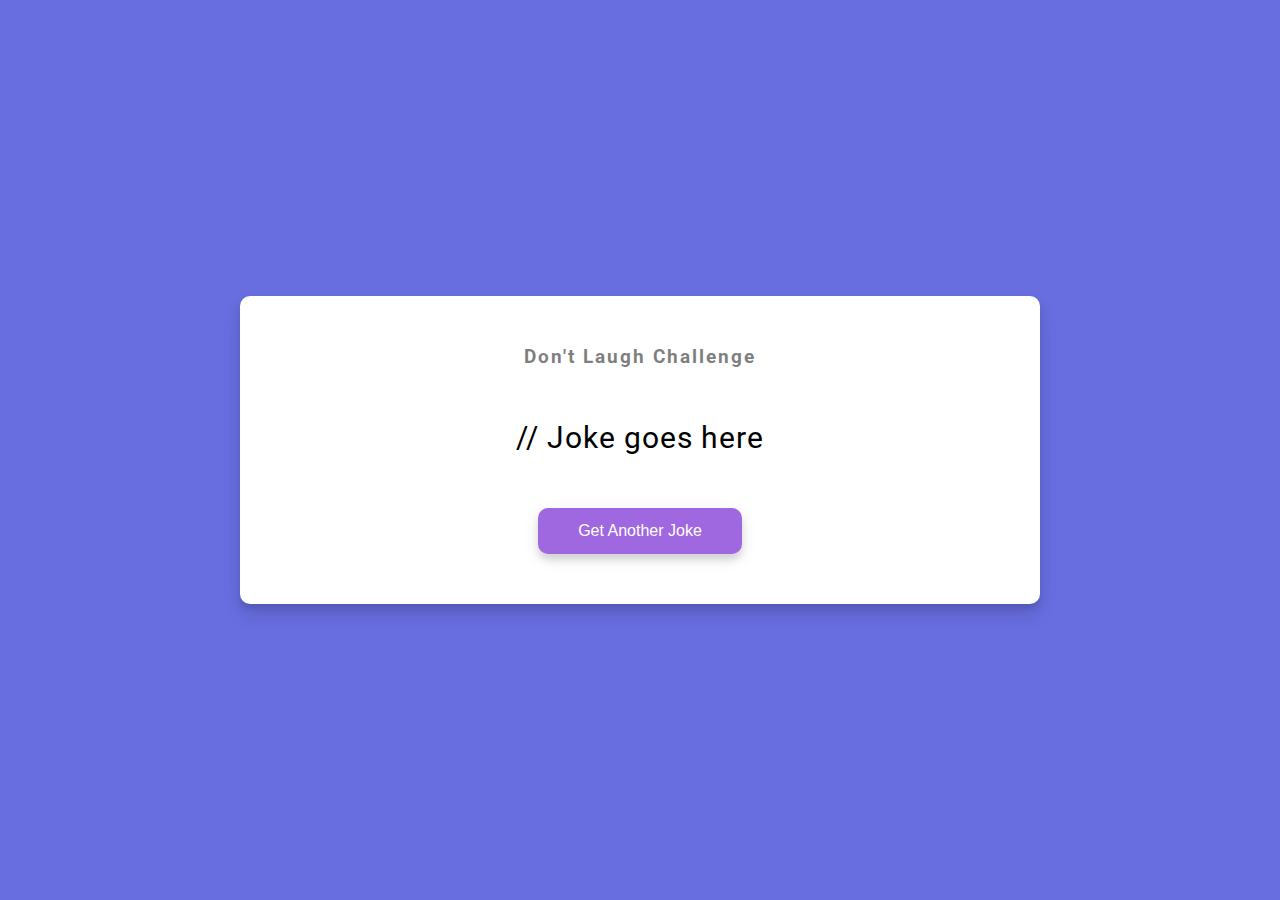
<file: 10-)DadJojes/index.html>
<!DOCTYPE html>
<html lang="en">
  <head>
    <meta charset="UTF-8" />
    <meta name="viewport" content="width=device-width, initial-scale=1.0" />
    <link rel="stylesheet" href="style.css" />
    <title>Dad Jokes</title>
  </head>
  <body>
    <div class="container">
      <h3>Don't Laugh Challenge</h3>
      <div id="joke" class="joke">// Joke goes here</div>
      <button id="jokeBtn" class="btn">Get Another Joke</button>
    </div>
    <script src="script.js"></script>
  </body>
</html>
</file>
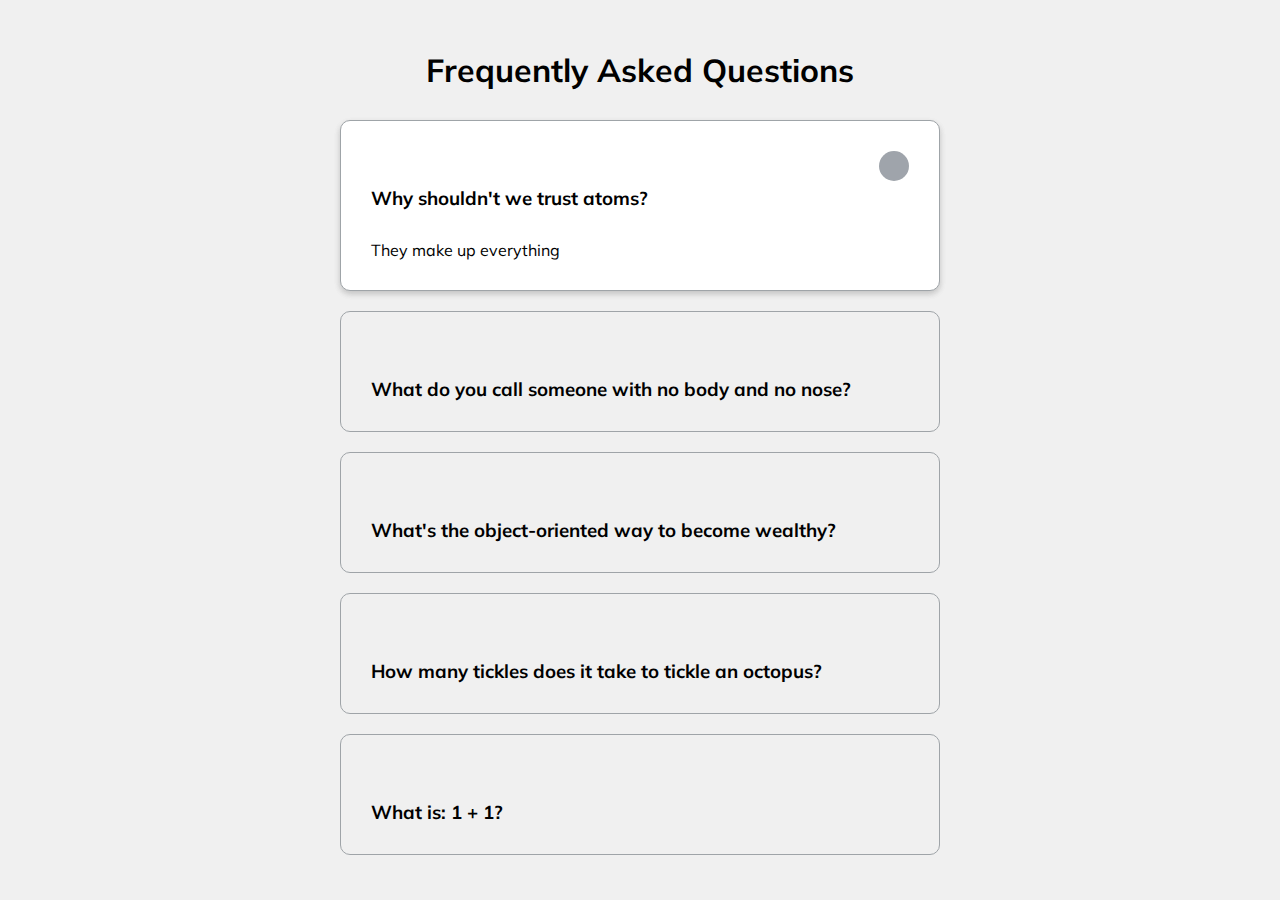
<file: 12-)Faq Collapse/index.html>
<!DOCTYPE html>
<html lang="en">
  <head>
    <meta charset="UTF-8" />
    <meta name="viewport" content="width=device-width, initial-scale=1.0" />
    <link rel="stylesheet" href="https://cdnjs.cloudflare.com/ajax/libs/font-awesome/5.14.0/css/all.min.css" integrity="sha512-1PKOgIY59xJ8Co8+NE6FZ+LOAZKjy+KY8iq0G4B3CyeY6wYHN3yt9PW0XpSriVlkMXe40PTKnXrLnZ9+fkDaog==" crossorigin="anonymous" />
    <link rel="stylesheet" href="style.css" />
    <title>FAQ</title>
  </head>
  <body>
    <h1>Frequently Asked Questions</h1>
    <div class="faq-container">
      <div class="faq active">
        <h3 class="faq-title">
          Why shouldn't we trust atoms?
        </h3>

        <p class="faq-text">
          They make up everything
        </p>

        <button class="faq-toggle">
          <i class="fas fa-chevron-down"></i>
          <i class="fas fa-times"></i>
        </button>
      </div>

      <div class="faq">
        <h3 class="faq-title">
          What do you call someone with no body and no nose?
        </h3>
        <p class="faq-text">
          Nobody knows.
        </p>
        <button class="faq-toggle">
          <i class="fas fa-chevron-down"></i>
          <i class="fas fa-times"></i>
        </button>
      </div>
      
      <div class="faq">
        <h3 class="faq-title">
          What's the object-oriented way to become wealthy?
        </h3>
        <p class="faq-text">
          Inheritance.
        </p>
        <button class="faq-toggle">
          <i class="fas fa-chevron-down"></i>
          <i class="fas fa-times"></i>
        </button>
      </div>
      
      <div class="faq">
        <h3 class="faq-title">
          How many tickles does it take to tickle an octopus?
        </h3>
        <p class="faq-text">
          Ten-tickles!
        </p>
        <button class="faq-toggle">
          <i class="fas fa-chevron-down"></i>
          <i class="fas fa-times"></i>
        </button>
      </div>
      
      <div class="faq">
        <h3 class="faq-title">
          What is: 1 + 1?
        </h3>
        <p class="faq-text">
          Depends on who are you asking.
        </p>
        <button class="faq-toggle">
          <i class="fas fa-chevron-down"></i>
          <i class="fas fa-times"></i>
        </button>
      </div>
    </div>
    <script src="script.js"></script>
  </body>
</html>
</file>
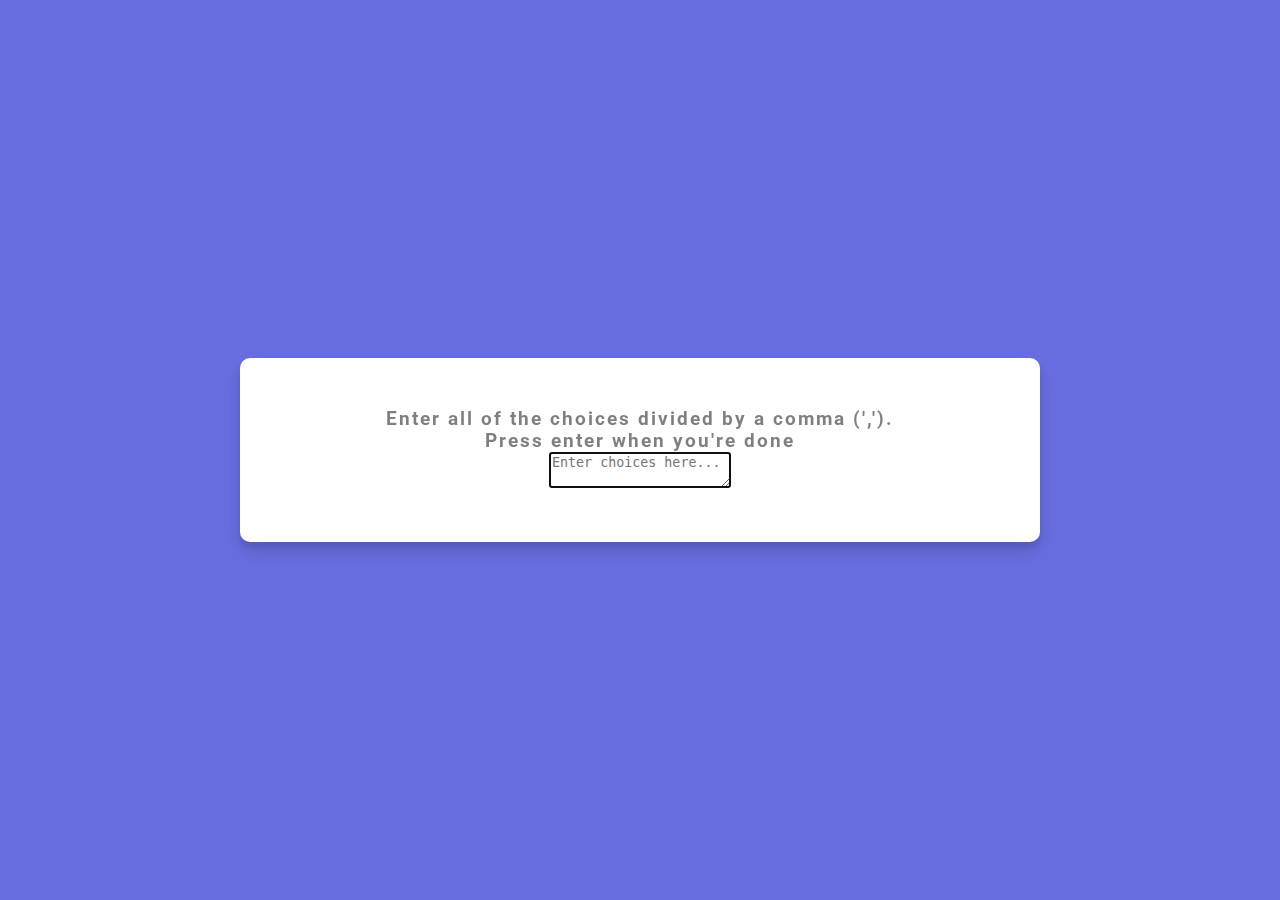
<file: 13-)RandonChoicePicker/index.html>
<!DOCTYPE html>
<html lang="en">
  <head>
    <meta charset="UTF-8" />
    <meta name="viewport" content="width=device-width, initial-scale=1.0" />
    <link rel="stylesheet" href="style.css" />
    <title>Random Choice Picker</title>
  </head>
  <body>
    <div class="container">
      <h3>Enter all of the choices divided by a comma (','). <br> Press enter when you're done</h3>
      <textarea placeholder="Enter choices here..." id="textarea"></textarea>

      <div id="tags"></div>
    </div>

    <script src="script.js"></script>
  </body>
</html>
</file>
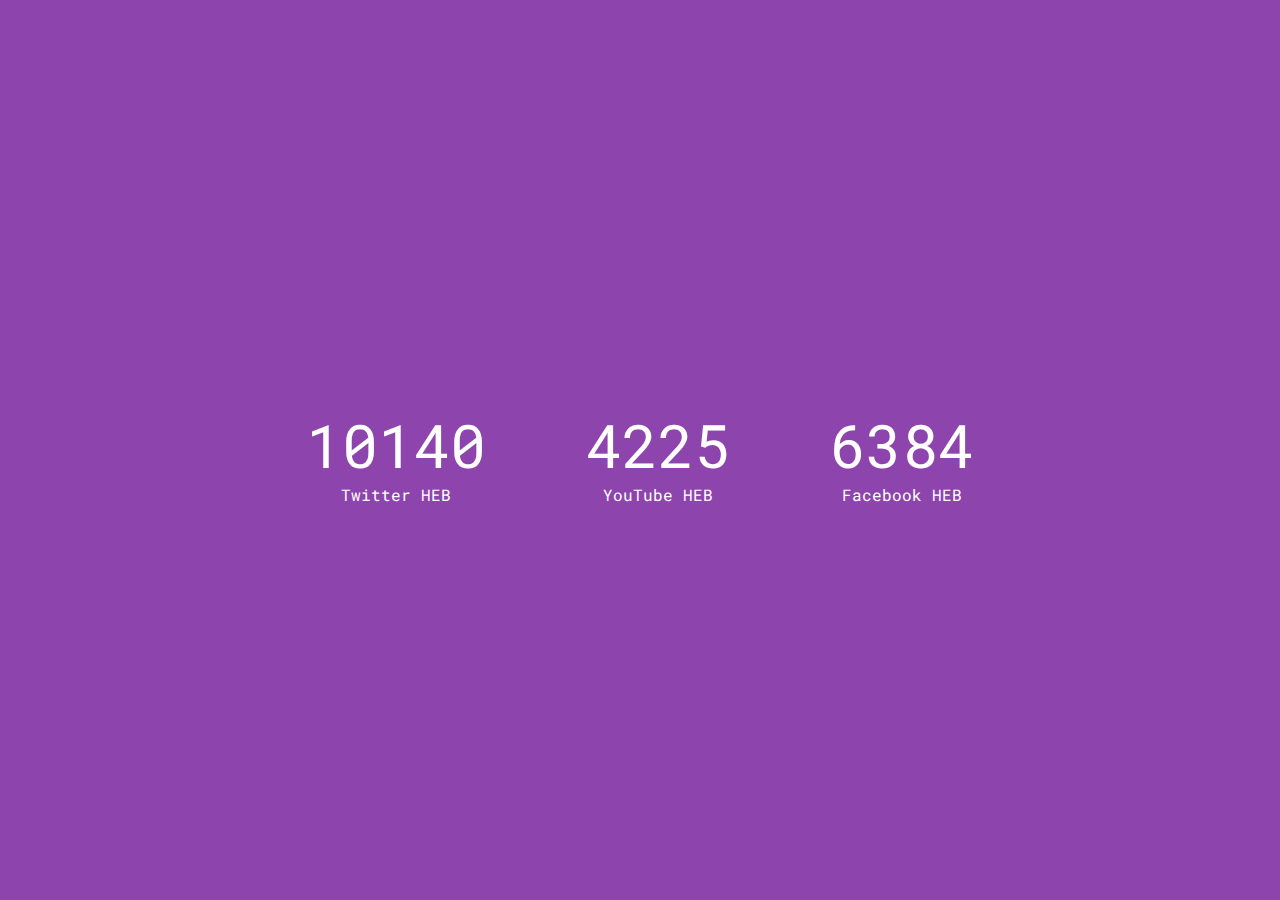
<file: 15-)Incrementing Counter/index.html>
<!DOCTYPE html>
<html lang="en">
  <head>
    <meta charset="UTF-8" />
    <meta name="viewport" content="width=device-width, initial-scale=1.0" />
    <link rel="stylesheet" href="https://cdnjs.cloudflare.com/ajax/libs/font-awesome/5.14.0/css/all.min.css" integrity="sha512-1PKOgIY59xJ8Co8+NE6FZ+LOAZKjy+KY8iq0G4B3CyeY6wYHN3yt9PW0XpSriVlkMXe40PTKnXrLnZ9+fkDaog==" crossorigin="anonymous" />
    <link rel="stylesheet" href="style.css" />
    <title>Increment Counter</title>
  </head>
  <body>
    <div class="counter-container">
      <i class="fab fa-twitter fa-3x"></i>
      <div class="counter" data-target="12000"></div>
      <span>Twitter HEB</span>
    </div>

    <div class="counter-container">
      <i class="fab fa-youtube fa-3x"></i>
      <div class="counter" data-target="5000"></div>
      <span>YouTube HEB</span>
    </div>

    <div class="counter-container">
      <i class="fab fa-facebook fa-3x"></i>
      <div class="counter" data-target="7500"></div>
      <span>Facebook HEB</span>
    </div>
    <script src="script.js"></script>
  </body>
</html>
</file>
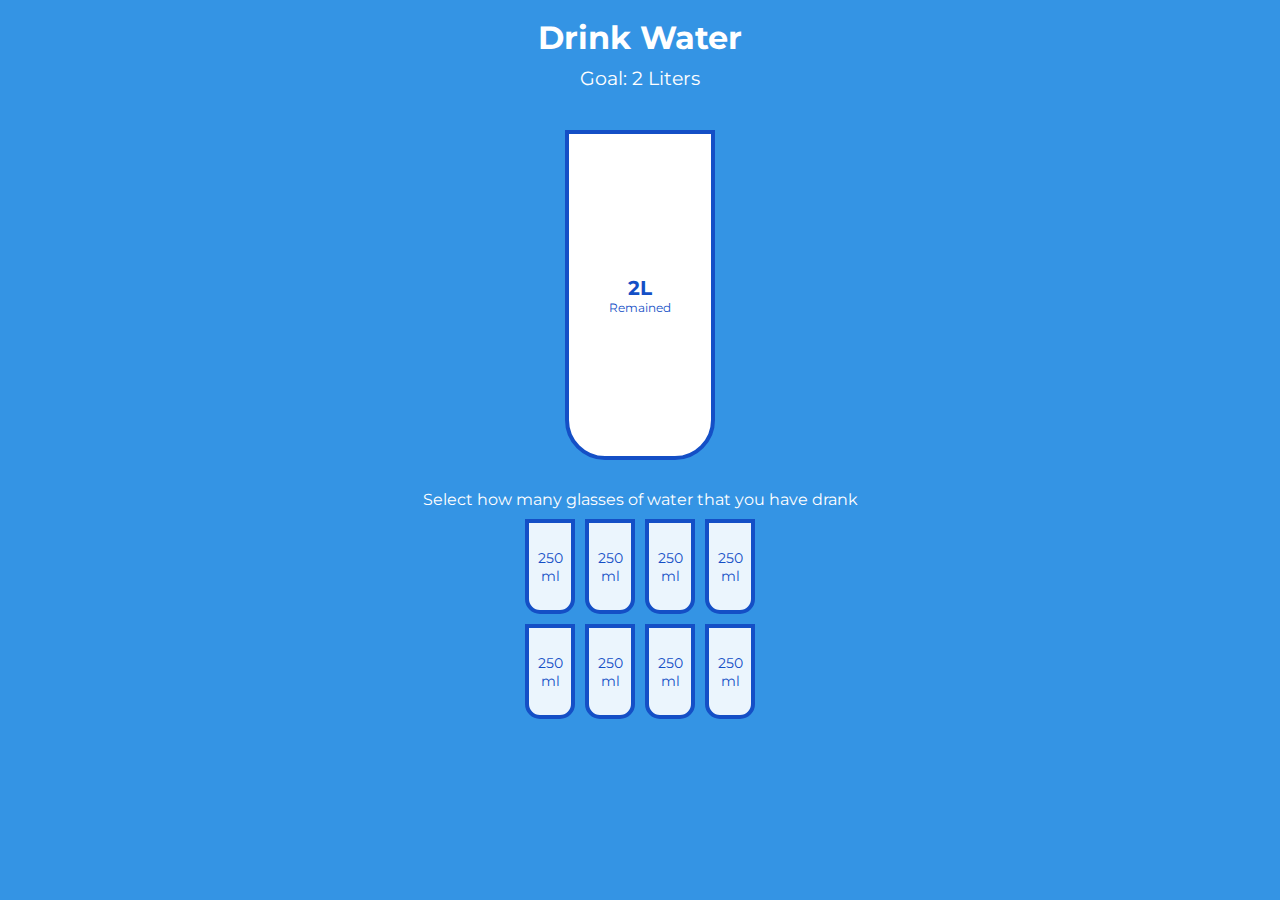
<file: 16-)Drink Water/index.html>
<!DOCTYPE html>
<html lang="en">
  <head>
    <meta charset="UTF-8" />
    <meta name="viewport" content="width=device-width, initial-scale=1.0" />
    <link rel="stylesheet" href="style.css" />
    <title>Drink Water</title>
  </head>
  <body>
    <h1>Drink Water</h1>
    <h3>Goal: 2 Liters</h3>

    <div class="cup">
      <div class="remained" id="remained">
        <span id="liters"></span>
        <small>Remained</small>
      </div>

      <div class="percentage" id="percentage"></div>
    </div>

    <p class="text">Select how many glasses of water that you have drank</p>

    <div class="cups">
      <div class="cup cup-small">250 ml</div>
      <div class="cup cup-small">250 ml</div>
      <div class="cup cup-small">250 ml</div>
      <div class="cup cup-small">250 ml</div>
      <div class="cup cup-small">250 ml</div>
      <div class="cup cup-small">250 ml</div>
      <div class="cup cup-small">250 ml</div>
      <div class="cup cup-small">250 ml</div>
    </div>

    <script src="script.js"></script>
  </body>
</html>
</file>
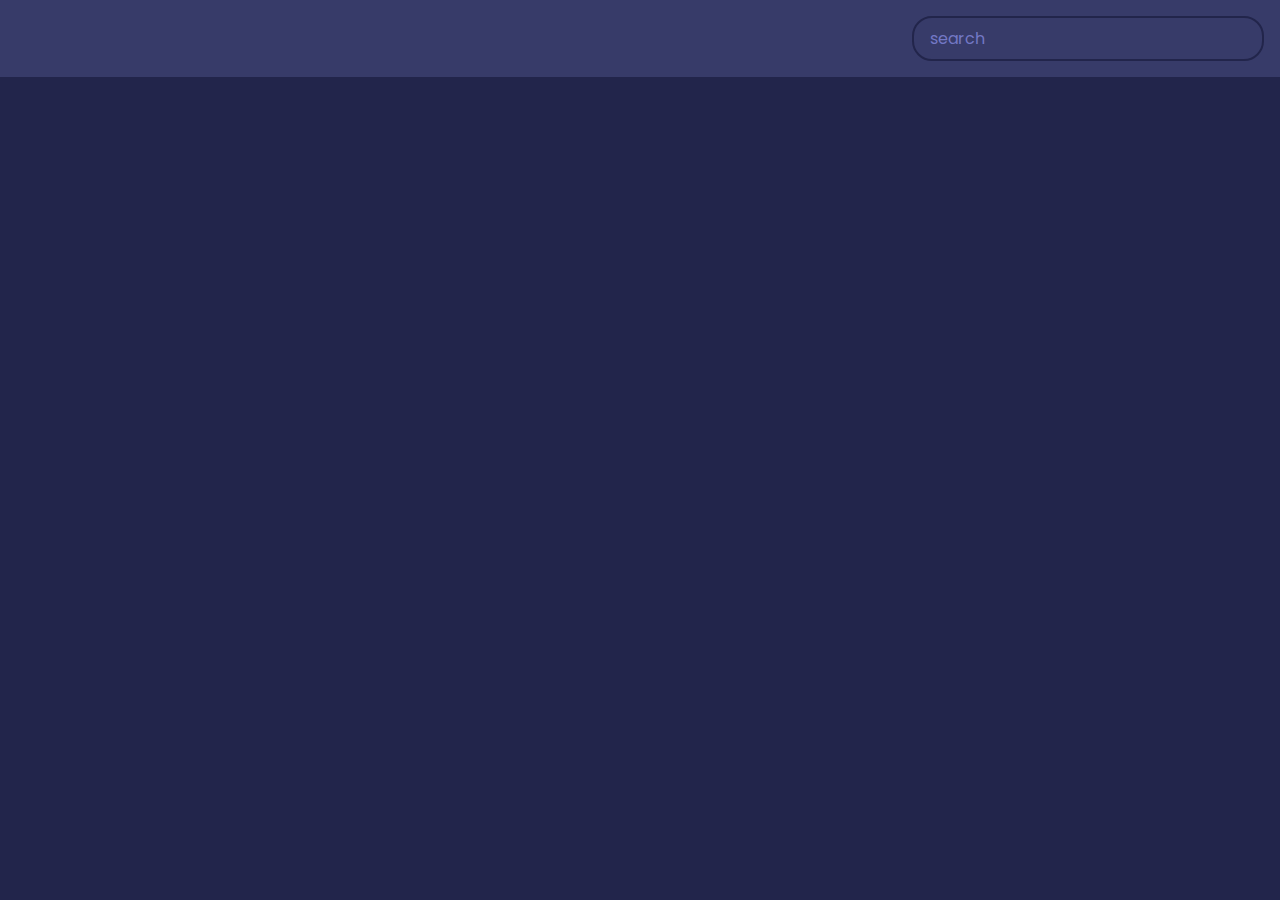
<file: 17-)Movie App/index.html>
<!DOCTYPE html>
<html lang="en">
<head>
    <meta charset="UTF-8">
    <meta name="viewport" content="width=device-width, initial-scale=1.0">
    <link rel="stylesheet" href="style.css">
    <title>Document</title>
</head>
<body>
    <header>
        <form id="form">
            <input type="text" id="search" class="search" placeholder="search">
        </form>
    </header>

    <main id="main"></main>



    <script src="script.js"></script>
</body>
</html>
</file>
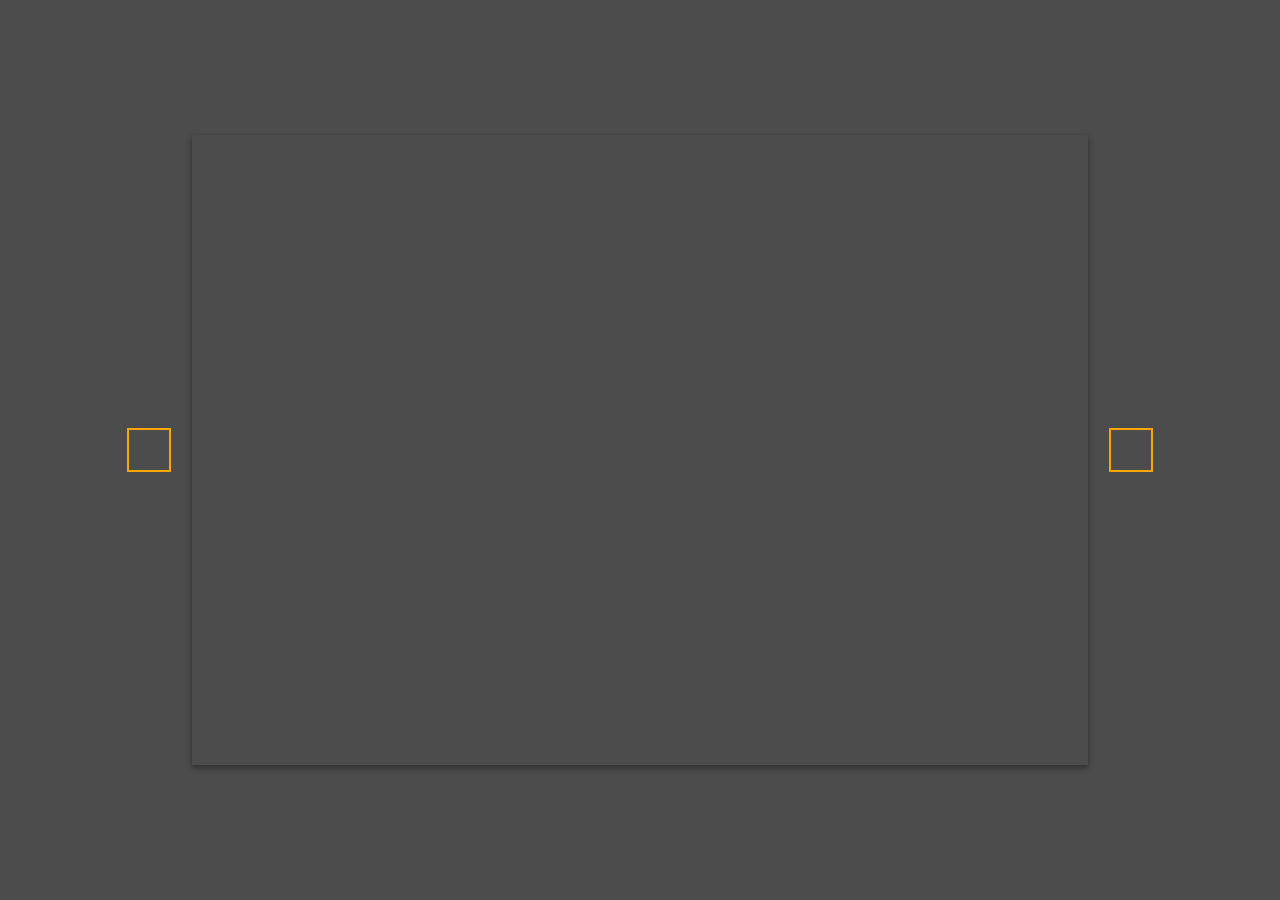
<file: 18-)Background Slider/index.html>
<!DOCTYPE html>
<html lang="en">
  <head>
    <meta charset="UTF-8" />
    <meta name="viewport" content="width=device-width, initial-scale=1.0" />
    <link
      rel="stylesheet"
      href="https://cdnjs.cloudflare.com/ajax/libs/font-awesome/5.14.0/css/all.min.css"
      integrity="sha512-1PKOgIY59xJ8Co8+NE6FZ+LOAZKjy+KY8iq0G4B3CyeY6wYHN3yt9PW0XpSriVlkMXe40PTKnXrLnZ9+fkDaog=="
      crossorigin="anonymous"
    />
    <link rel="stylesheet" href="style.css" />
    <title>Background Slider</title>
  </head>
  <body>
    <div class="slider-container">
      <div
        class="slide active"
        style="
          background-image: url('https://images.unsplash.com/photo-1549880338-65ddcdfd017b?ixlib=rb-1.2.1&ixid=eyJhcHBfaWQiOjEyMDd9&auto=format&fit=crop&w=2100&q=80');
        "
      ></div>
      <div
        class="slide"
        style="
          background-image: url('https://images.unsplash.com/photo-1511593358241-7eea1f3c84e5?ixlib=rb-1.2.1&ixid=eyJhcHBfaWQiOjEyMDd9&auto=format&fit=crop&w=1934&q=80');
        "
      ></div>

      <div
        class="slide"
        style="
          background-image: url('https://images.unsplash.com/photo-1495467033336-2effd8753d51?ixlib=rb-1.2.1&ixid=eyJhcHBfaWQiOjEyMDd9&auto=format&fit=crop&w=2100&q=80');
        "
      ></div>

      <div
        class="slide"
        style="
          background-image: url('https://images.unsplash.com/photo-1522735338363-cc7313be0ae0?ixlib=rb-1.2.1&ixid=eyJhcHBfaWQiOjEyMDd9&auto=format&fit=crop&w=2689&q=80');
        "
      ></div>

      <div
        class="slide"
        style="
          background-image: url('https://images.unsplash.com/photo-1559087867-ce4c91325525?ixlib=rb-1.2.1&ixid=eyJhcHBfaWQiOjEyMDd9&auto=format&fit=crop&w=2100&q=80');
        "
      ></div>

      <button class="arrow left-arrow" id="left">
        <i class="fas fa-arrow-left"></i>
      </button>

      <button class="arrow right-arrow" id="right">
        <i class="fas fa-arrow-right"></i>
      </button>
    </div>
    <script src="script.js"></script>
  </body>
</html>
</file>
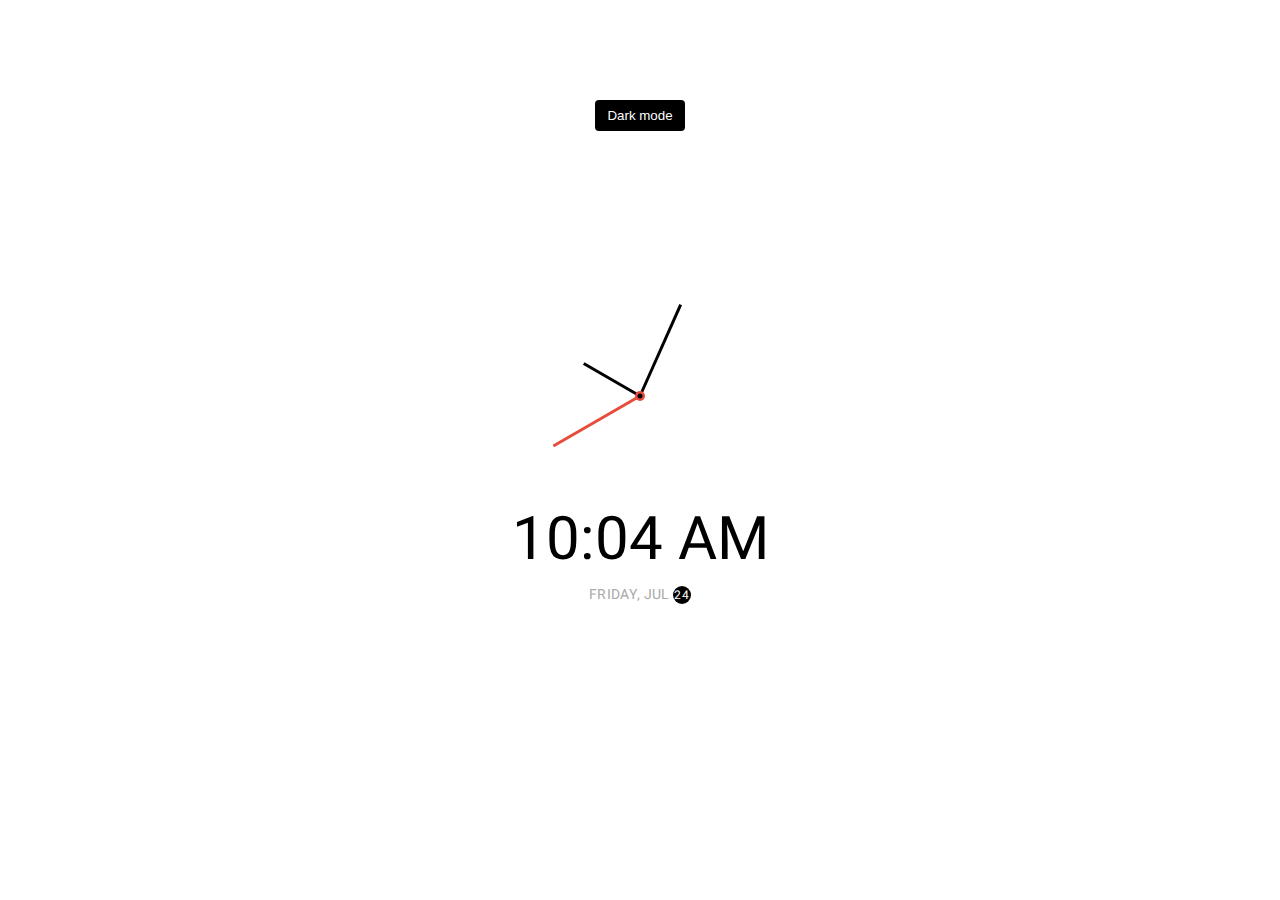
<file: 19-)Theme Clock/index.html>
<!DOCTYPE html>
<html lang="en">
  <head>
    <meta charset="UTF-8" />
    <meta name="viewport" content="width=device-width, initial-scale=1.0" />
    <link rel="stylesheet" href="style.css" />
    <title>Theme Clock</title>
  </head>
  <body>
    <!-- Inspired by this dribbble shot https://dribbble.com/shots/5958443-Alarm-clock -->

    <button class="toggle">Dark mode</button>

    <div class="clock-container">
      <div class="clock">
        <div class="needle hour"></div>
        <div class="needle minute"></div>
        <div class="needle second"></div>
        <div class="center-point"></div>
      </div>

      <div class="time"></div>
      <div class="date"></div>
    </div>

    <script src="script.js"></script>
  </body>
</html>
</file>
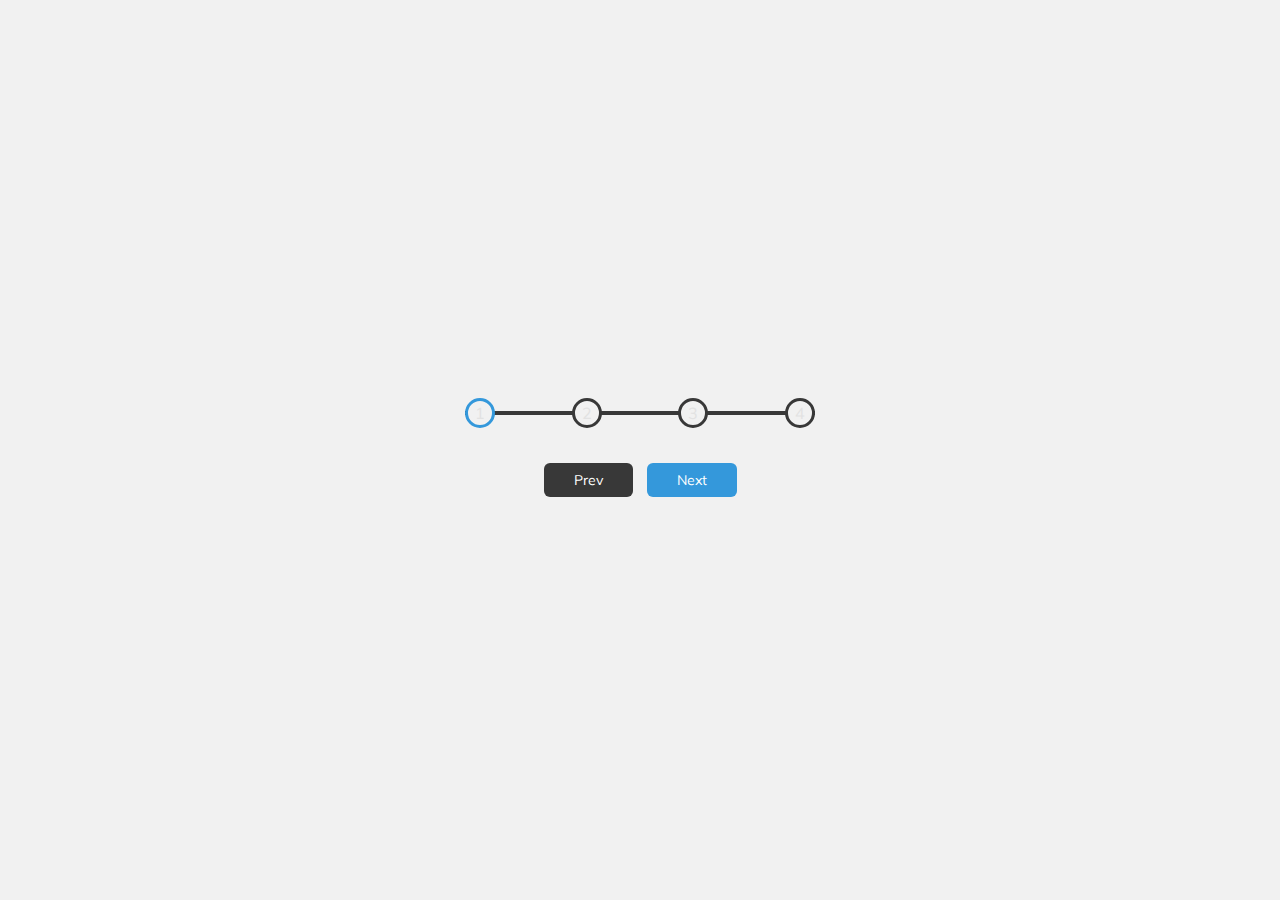
<file: 2-)ProgressSteps/index.html>
<!DOCTYPE html>
<html lang="en">
  <head>
    <meta charset="UTF-8" />
    <meta name="viewport" content="width=device-width, initial-scale=1.0" />
    <link rel="stylesheet" href="style.css" />
    <title>Progress Steps</title>
  </head>
  <body>
    <div class="container">
      <div class="progress-container">
        <div class="progress" id="progress"></div>
        <div class="circle active">1</div>
        <div class="circle">2</div>
        <div class="circle">3</div>
        <div class="circle">4</div>
      </div>

      <button class="btn" id="prev" disabled>Prev</button>
      <button class="btn" id="next">Next</button>
    </div>
    <script src="script.js"></script>
  </body>
</html>
</file>
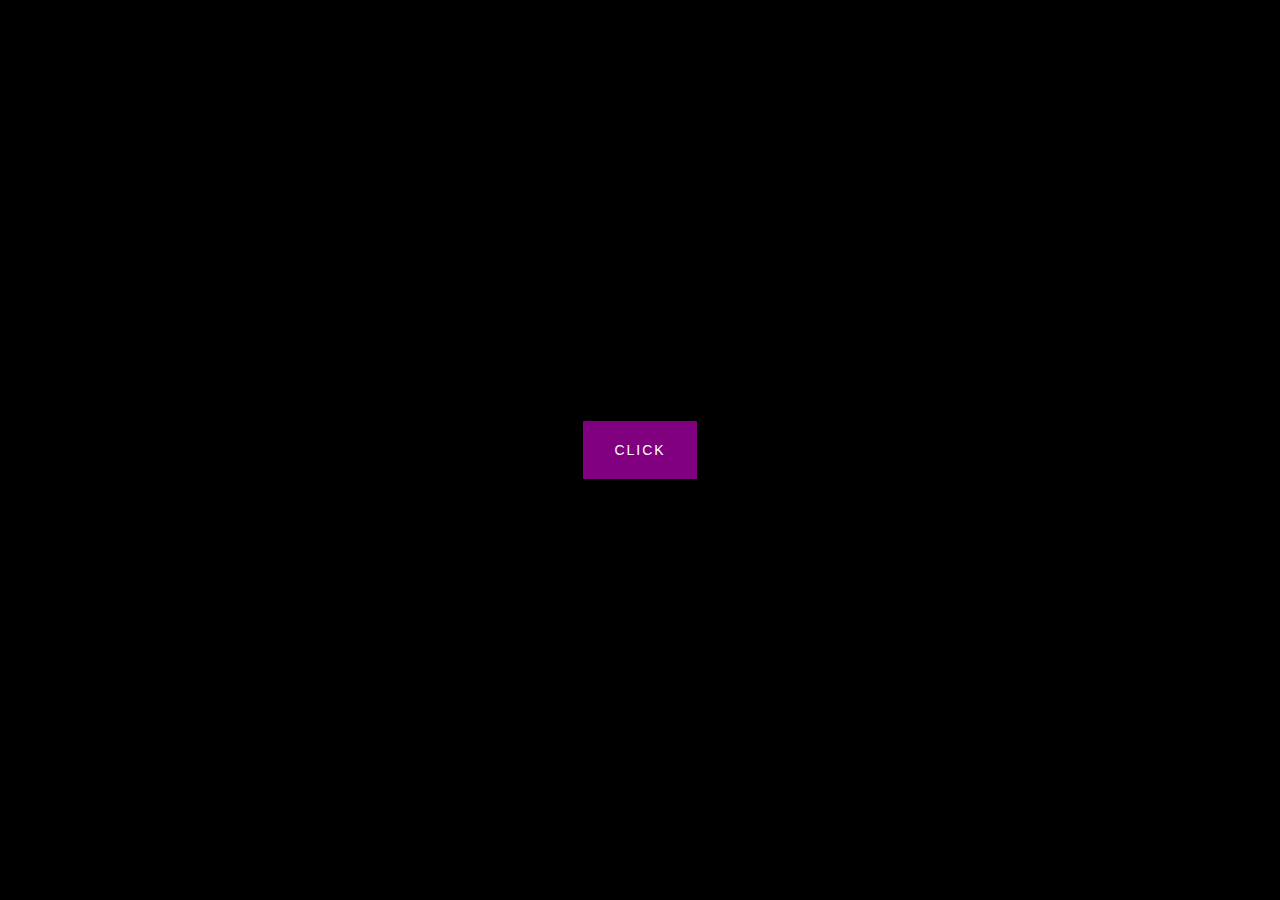
<file: 20-)Button Riple Effect/index.html>
<!DOCTYPE html>
<html lang="en">
<head>
    <meta charset="UTF-8">
    <meta name="viewport" content="width=device-width, initial-scale=1.0">
    <link rel="stylesheet" href="style.css">
    <title>Button Ripple Effect</title>
</head>
<body>

    <button class="ripple">Click</button>

    <script src="script.js"></script>
</body>
</html>
</file>
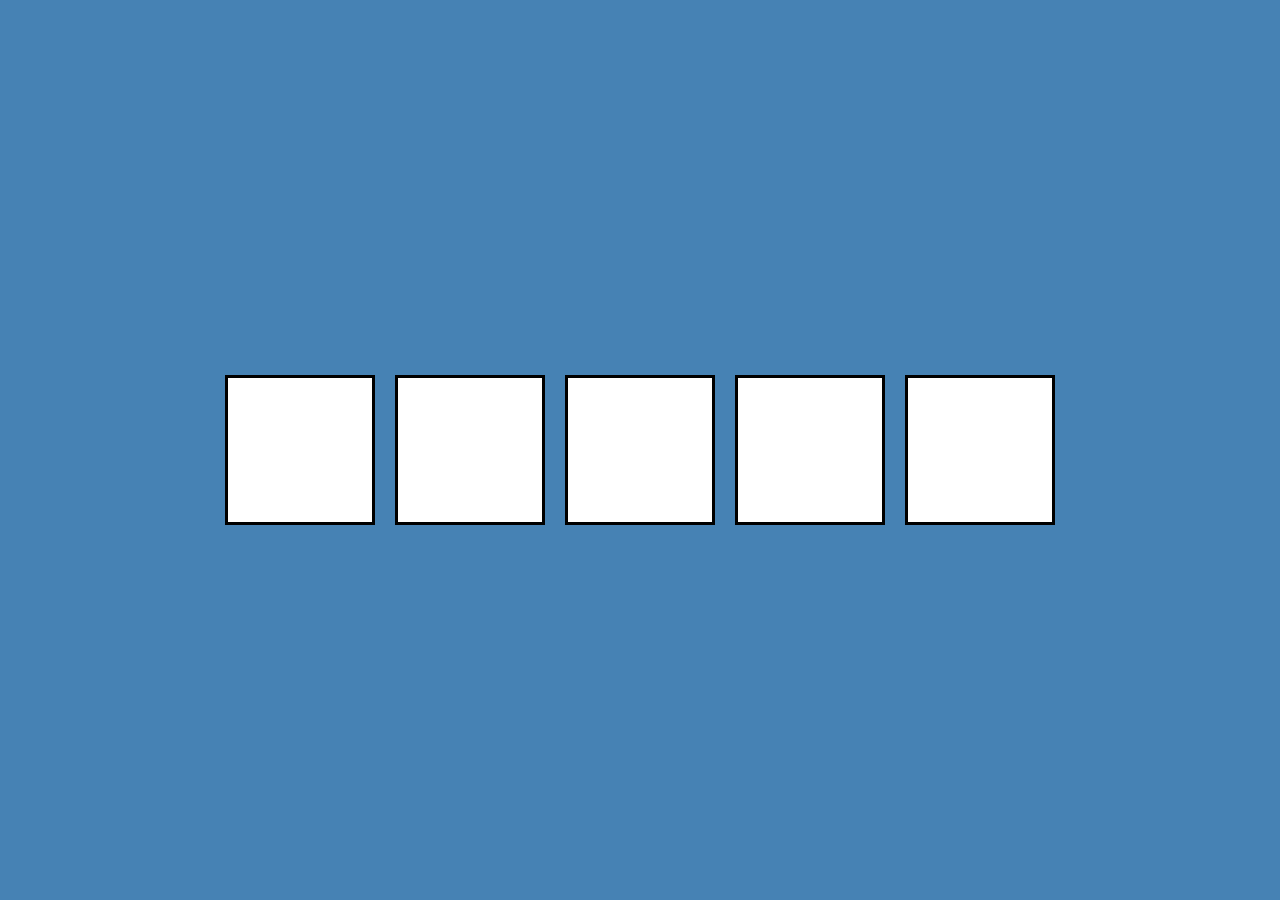
<file: 21-)Drag N Drop/index.html>
<!DOCTYPE html>
<html lang="en">
  <head>
    <meta charset="UTF-8" />
    <meta name="viewport" content="width=device-width, initial-scale=1.0" />
    <link rel="stylesheet" href="style.css" />
    <title>Drag N Drop</title>
  </head>
  <body>
    <div class="empty">
      <div class="fill" draggable="true"></div>
    </div>
    <div class="empty"></div>
    <div class="empty"></div>
    <div class="empty"></div>
    <div class="empty"></div>

    <script src="script.js"></script>
  </body>
</html>
</file>
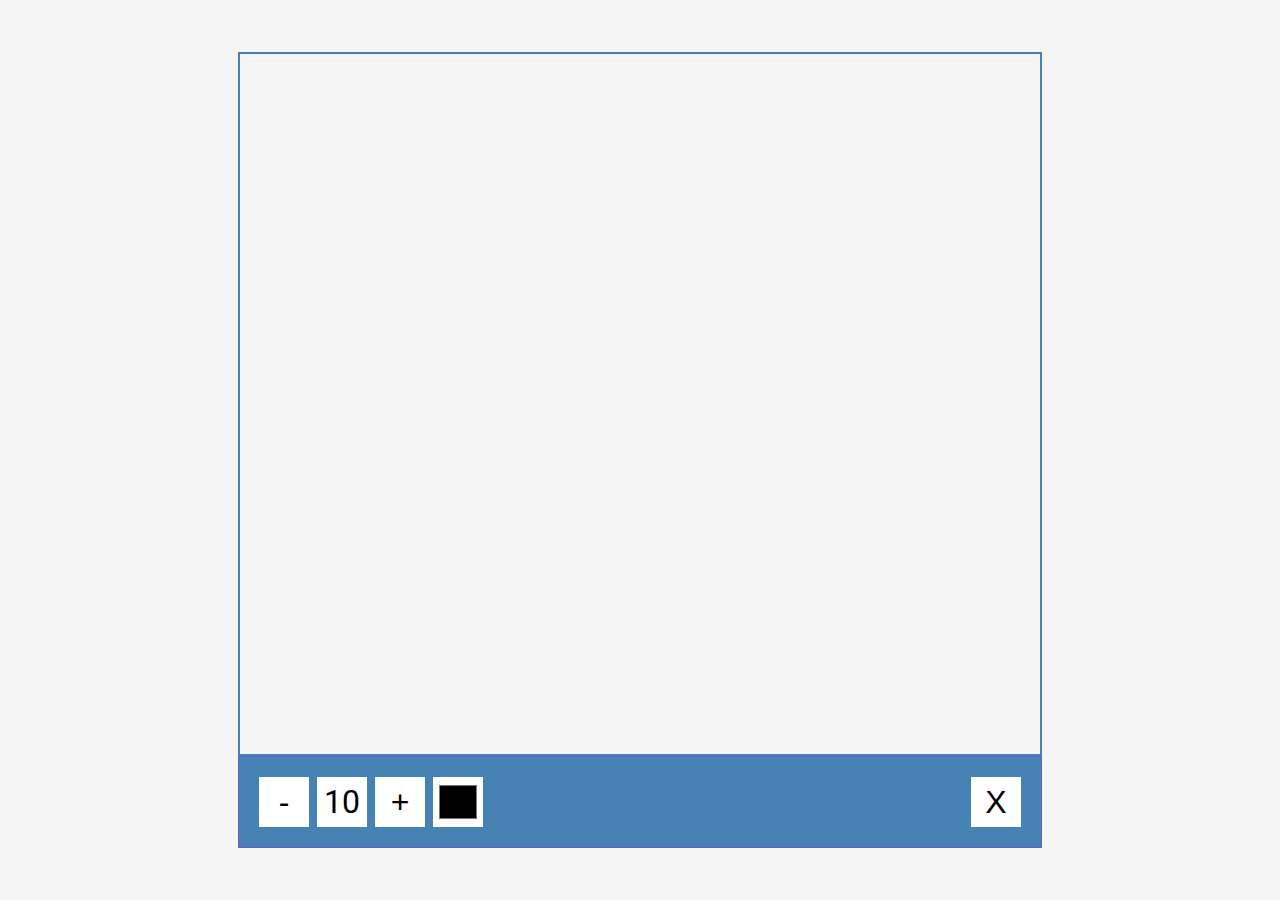
<file: 22-)Drawing App/index.html>
<!DOCTYPE html>
<html lang="en">
  <head>
    <meta charset="UTF-8" />
    <meta name="viewport" content="width=device-width, initial-scale=1.0" />
    <link rel="stylesheet" href="style.css" />
    <title>Drawing App</title>
  </head>
  <body>
    <canvas id="canvas" width="800" height="700"></canvas>
    <div class="toolbox">
      <button id="decrease">-</button>
      <span id="size">10</span>
      <button id="increase">+</button>
      <input type="color" id="color">
      <button id="clear">X</button>
    </div>

    <script src="script.js"></script>
  </body>
</html>
</file>
<file: 10-)DadJojes/style.css>
@import url('https://fonts.googleapis.com/css2?family=Roboto:wght@400;700&display=swap');

* {
  box-sizing: border-box;
}

body {
  background-color: #686de0;
  font-family: 'Roboto', sans-serif;
  display: flex;
  flex-direction: column;
  align-items: center;
  justify-content: center;
  height: 100vh;
  overflow: hidden;
  margin: 0;
  padding: 20px;
}

.container {
  background-color: #fff;
  border-radius: 10px;
  box-shadow: 0 10px 20px rgba(0, 0, 0, 0.1), 0 6px 6px rgba(0, 0, 0, 0.1);
  padding: 50px 20px;
  text-align: center;
  max-width: 100%;
  width: 800px;
}

h3 {
  margin: 0;
  opacity: 0.5;
  letter-spacing: 2px;
}

.joke {
  font-size: 30px;
  letter-spacing: 1px;
  line-height: 40px;
  margin: 50px auto;
  max-width: 600px;
}

.btn {
  background-color: #9f68e0;
  color: #fff;
  border: 0;
  border-radius: 10px;
  box-shadow: 0 5px 15px rgba(0, 0, 0, 0.1), 0 6px 6px rgba(0, 0, 0, 0.1);
  padding: 14px 40px;
  font-size: 16px;
  cursor: pointer;
}

.btn:active {
  transform: scale(0.98);
}

.btn:focus {
  outline: 0;
}
</file>
<file: 12-)Faq Collapse/style.css>
@import url('https://fonts.googleapis.com/css?family=Muli&display=swap');


*{
    box-sizing: border-box;
}


body{
    font-family: 'Muli',sans-serif;
    background-color: #f0f0f0;
}

h1{
    margin: 50px 0 30px;
    text-align: center;
}
.faq-container{
    max-width: 600px;
    margin: 0 auto;
}

.faq{
    background-color: transparent;
    border:  1px solid #9fa4a8;
    border-radius: 10px;
    margin: 20px 0;
    padding: 30px;
    position: relative;
    overflow: hidden;
    transition: 0.3 ease;
}

.faq.active{
    background-color: #fff;
    box-shadow:0 3px 6px rgba(0,0,0,0.1),
    0 3px 6px rgba(0,0,0,0.1);
}

.faq.active::before,
.faq.active::after{
    content: '\f075';
    font-family: 'Font Awesome 5 Free';
    color: #2ecc71;
    font-size: 7rem;
    position: absolute;
    opacity: 0.2;
    top: 20px;
    left: 20px;
    z-index: 0;
}

.faq.active::before{
    color: #3498db;
    top: -10px;
    left: -30px;
    transform: rotateY(180deg);
}

.faq-title{
    margin: 35px 0 0;
}

.faq-text{
    display: none;
    margin: 30px 0 0;
}

.faq.faq.active .faq-text{
    display: block;
}

.faq-toggle{
    background-color: transparent;
    border: 0;
    border-radius: 50%;
    cursor: pointer;
    display: flex;
    align-items: center;
    justify-content: center;
    font-size: 16px;
    padding: 0;
    position: absolute;
    top: 30px;
    right: 30px;
    height: 30px;
    width: 30px;
}

.faq-toggle:focus{
    outline: 0;
}

.faq-toggle .fa-times{
    display: none;
}

.faq-active .faq-toggle .fa-times{
    color: #fff;
    display: block;
}

.faq-active .faq-toggle .fa-checron-down{
    display: none;
}


.faq.active .faq-toggle{
    background-color: #9fa4ab;
}
</file>
<file: 13-)RandonChoicePicker/style.css>
@import url('https://fonts.googleapis.com/css2?family=Roboto:wght@400;700&display=swap');

* {
  box-sizing: border-box;
}

body {
  background-color: #686de0;
  font-family: 'Roboto', sans-serif;
  display: flex;
  flex-direction: column;
  align-items: center;
  justify-content: center;
  height: 100vh;
  overflow: hidden;
  margin: 0;
  padding: 20px;
}

.container {
  background-color: #fff;
  border-radius: 10px;
  box-shadow: 0 10px 20px rgba(0, 0, 0, 0.1), 0 6px 6px rgba(0, 0, 0, 0.1);
  padding: 50px 20px;
  text-align: center;
  max-width: 100%;
  width: 800px;
}

h3 {
  margin: 0;
  opacity: 0.5;
  letter-spacing: 2px;
}

.joke {
  font-size: 30px;
  letter-spacing: 1px;
  line-height: 40px;
  margin: 50px auto;
  max-width: 600px;
}

.btn {
  background-color: #9f68e0;
  color: #fff;
  border: 0;
  border-radius: 10px;
  box-shadow: 0 5px 15px rgba(0, 0, 0, 0.1), 0 6px 6px rgba(0, 0, 0, 0.1);
  padding: 14px 40px;
  font-size: 16px;
  cursor: pointer;
}

.btn:active {
  transform: scale(0.98);
}

.btn:focus {
  outline: 0;
}
</file>
<file: 15-)Incrementing Counter/style.css>
@import url('https://fonts.googleapis.com/css?family=Roboto+Mono&display=swap');

* {
  box-sizing: border-box;
}

body {
  background-color: #8e44ad;
  color: #fff;
  font-family: 'Roboto Mono', sans-serif;
  display: flex;
  align-items: center;
  justify-content: center;
  height: 100vh;
  overflow: hidden;
  margin: 0;
}

.counter-container {
  display: flex;
  flex-direction: column;
  justify-content: center;
  text-align: center;
  margin: 30px 50px;
}

.counter {
  font-size: 60px;
  margin-top: 10px;
}

@media (max-width: 580px) {
  body {
    flex-direction: column;
  }
}
</file>
<file: 16-)Drink Water/style.css>
@import url('https://fonts.googleapis.com/css?family=Montserrat:400,600&display=swap');

:root {
  --border-color: #144fc6;
  --fill-color: #6ab3f8;
}

* {
  box-sizing: border-box;
}

body {
  background-color: #3494e4;
  color: #fff;
  font-family: 'Montserrat', sans-serif;
  display: flex;
  flex-direction: column;
  align-items: center;
  margin-bottom: 40px;
}

h1 {
  margin: 10px 0 0;
}

h3 {
  font-weight: 400;
  margin: 10px 0;
}

.cup {
  background-color: #fff;
  border: 4px solid var(--border-color);
  color: var(--border-color);
  border-radius: 0 0 40px 40px;
  height: 330px;
  width: 150px;
  margin: 30px 0;
  display: flex;
  flex-direction: column;
  overflow: hidden;
}

.cup.cup-small {
  height: 95px;
  width: 50px;
  border-radius: 0 0 15px 15px;
  background-color: rgba(255, 255, 255, 0.9);
  cursor: pointer;
  font-size: 14px;
  align-items: center;
  justify-content: center;
  text-align: center;
  margin: 5px;
  transition: 0.3s ease;
}

.cup.cup-small.full {
  background-color: var(--fill-color);
  color: #fff;
}

.cups {
  display: flex;
  flex-wrap: wrap;
  align-items: center;
  justify-content: center;
  width: 280px;
}

.remained {
  display: flex;
  flex-direction: column;
  align-items: center;
  justify-content: center;
  text-align: center;
  flex: 1;
  transition: 0.3s ease;
}

.remained span {
  font-size: 20px;
  font-weight: bold;
}

.remained small {
  font-size: 12px;
}

.percentage {
  background-color: var(--fill-color);
  display: flex;
  align-items: center;
  justify-content: center;
  font-weight: bold;
  font-size: 30px;
  height: 0;
  transition: 0.3s ease;
}

.text {
  text-align: center;
  margin: 0 0 5px;
}
</file>
<file: 17-)Movie App/style.css>
@import url('https://fonts.googleapis.com/css2?family=Poppins:wght@200;400&display=swap');

:root{
    --primary-color:#22254b;
    --secondary-color:#373b69;
}


*{
    box-sizing: border-box;
}

body{
    background-color: var(--primary-color);
    font-family: 'Poppins',sans-serif;
    margin: 0;
}


header{
    padding: 1rem;
    display: flex;
    justify-content: flex-end;
    background-color: var(--secondary-color);
}

.search{
    background-color: transparent;
    border: 2px solid var(--primary-color);
    border-radius: 20px;
    font-family: inherit;
    font-size: 1rem;
    padding: 0.5rem 1rem;
    color: #fff;
}

.search::placeholder{
    color: #7378c5;
}
    

.search:focus{
    outline: none;
    background-color: var(--primary-color);

}



main{
    display: flex;
    flex-wrap: wrap;
    justify-content: center;
}

.movie{
    width: 300px;
    margin: 1rem;
    background-color: var(--secondary-color);
    box-shadow: 0px 4px 5px rgba(0,0,0,0.2);
    position: relative;
    overflow: hidden;
    border-radius: 3px;
}

.movie img{
    width: 100%;
}


.movie-info{
    color: #eeee;
    display: flex;
    align-items: center;
    justify-content: space-between;
    gap: 0.2rem;
    padding: 0.5rem 1rem 1rem;
    letter-spacing: 0.5px;

}


.movie-info h3{
    margin-top: 0;
}

.movie-info span{
    background-color: var(--primary-color);
    padding: 0.25rem 0.5rem;
    border-radius: 3px;
    font-weight: bold;

}


.movie-info span.green{
    color:lightgreen;
}

.movie-info span.orange{
    color:orange;
}

.movie-info span.red{
    color:red;
}

.overview{
    background-color: #fff;
    padding: 2rem;
    position: absolute;
    left: 0;
    bottom: 0;
    right: 0;
    max-height: 100%;
    transform: translateY(101%);
    overflow: auto;
    transition: transform 0.3s ease-in;
}

.moview:hover .overview{
    transform:  translate(0);
}
</file>
<file: 18-)Background Slider/style.css>
@import url('https://fonts.googleapis.com/css2?family=Roboto:wght@400;700&display=swap');

* {
  box-sizing: border-box;
}

body {
  font-family: 'Roboto', sans-serif;
  display: flex;
  flex-direction: column;
  align-items: center;
  justify-content: center;
  height: 100vh;
  overflow: hidden;
  margin: 0;
  background-position: center center;
  background-size: cover;
  transition: 0.4s;
}

body::before {
  content: '';
  position: absolute;
  top: 0;
  left: 0;
  width: 100%;
  height: 100vh;
  background-color: rgba(0, 0, 0, 0.7);
  z-index: -1;
}

.slider-container {
  box-shadow: 0 3px 6px rgba(0, 0, 0, 0.16), 0 3px 6px rgba(0, 0, 0, 0.23);
  height: 70vh;
  width: 70vw;
  position: relative;
  overflow: hidden;
}

.slide {
  opacity: 0;
  height: 100vh;
  width: 100vw;
  background-position: center center;
  background-size: cover;
  position: absolute;
  top: -15vh;
  left: -15vw;
  transition: 0.4s ease;
  z-index: 1;
}

.slide.active {
  opacity: 1;
}

.arrow {
  position: fixed;
  background-color: transparent;
  color: #fff;
  padding: 20px;
  font-size: 30px;
  border: 2px solid orange;
  top: 50%;
  transform: translateY(-50%);
  cursor: pointer;
}

.arrow:focus {
  outline: 0;
}

.left-arrow {
  left: calc(15vw - 65px);
}

.right-arrow {
  right: calc(15vw - 65px);
}
</file>
<file: 19-)Theme Clock/style.css>
@import url('https://fonts.googleapis.com/css?family=Heebo:300&display=swap');

* {
  box-sizing: border-box;
}

:root {
  --primary-color: #000;
  --secondary-color: #fff;
}

html {
  transition: all 0.5s ease-in;
}

html.dark {
  --primary-color: #fff;
  --secondary-color: #333;
}

html.dark {
  background-color: #111;
  color: var(--primary-color);
}

body {
  font-family: 'Heebo', sans-serif;
  display: flex;
  align-items: center;
  justify-content: center;
  height: 100vh;
  overflow: hidden;
  margin: 0;
}

.toggle {
  cursor: pointer;
  background-color: var(--primary-color);
  color: var(--secondary-color);
  border: 0;
  border-radius: 4px;
  padding: 8px 12px;
  position: absolute;
  top: 100px;
}

.toggle:focus {
  outline: none;
}

.clock-container {
  display: flex;
  flex-direction: column;
  justify-content: space-between;
  align-items: center;
}

.clock {
  position: relative;
  width: 200px;
  height: 200px;
}

.needle {
  background-color: var(--primary-color);
  position: absolute;
  top: 50%;
  left: 50%;
  height: 65px;
  width: 3px;
  transform-origin: bottom center;
  transition: all 0.5s ease-in linear;
}

.needle.hour {
  transform: translate(-50%, -100%) rotate(0deg);
}

.needle.minute {
  transform: translate(-50%, -100%) rotate(0deg);
  height: 100px;
}

.needle.second {
  transform: translate(-50%, -100%) rotate(0deg);
  height: 100px;
  background-color: #e74c3c;
}

.center-point {
  background-color: #e74c3c;
  width: 10px;
  height: 10px;
  position: absolute;
  top: 50%;
  left: 50%;
  transform: translate(-50%, -50%);
  border-radius: 50%;
}

.center-point::after {
  content: '';
  background-color: var(--primary-color);
  width: 5px;
  height: 5px;
  position: absolute;
  top: 50%;
  left: 50%;
  transform: translate(-50%, -50%);
  border-radius: 50%;
}

.time {
  font-size: 60px;
}

.date {
  color: #aaa;
  font-size: 14px;
  letter-spacing: 0.3px;
  text-transform: uppercase;
}

.date .circle {
  background-color: var(--primary-color);
  color: var(--secondary-color);
  border-radius: 50%;
  height: 18px;
  width: 18px;
  display: inline-flex;
  align-items: center;
  justify-content: center;
  line-height: 18px;
  transition: all 0.5s ease-in;
  font-size: 12px;
}
</file>
<file: 2-)ProgressSteps/style.css>
@import url('https://fonts.googleapis.com/css?family=Muli&display=swap');

:root {
  --line-border-fill: #3498db;
  --line-border-empty: #383838;

}

* {
  box-sizing: border-box;
}

body {
  background-color: #f1f1f1;
  font-family: 'Muli', sans-serif;
  display: flex;
  align-items: center;
  justify-content: center;
  height: 100vh;
  overflow: hidden;
  margin: 0;
}

.container {
  text-align: center;
}

.progress-container {
  display: flex;
  justify-content: space-between;
  position: relative;
  margin-bottom: 30px;
  max-width: 100%;
  width: 350px;
}

.progress-container::before {
  content: '';
  background-color: var(--line-border-empty);
  position: absolute;
  top: 50%;
  left: 0;
  transform: translateY(-50%);
  height: 4px;
  width: 100%;
  z-index: -1;
}

.progress {
  background-color: var(--line-border-fill);
  position: absolute;
  top: 50%;
  left: 0;
  transform: translateY(-50%);
  height: 4px;
  width: 0%;
  z-index: -1;
  transition: 0.4s ease;
}

.circle {
  background-color: #f1f1f1;
  color:#e2e2e2;
  border-radius: 50%;
  height: 30px;
  width: 30px;
  display: flex;
  align-items: center;
  justify-content: center;
  border: 3px solid var(--line-border-empty);
  transition: 0.4s ease;
}

.circle.active {
  border-color: var(--line-border-fill);
}

.btn {
  background-color: var(--line-border-fill);
  color: #fff;
  border: 0;
  border-radius: 6px;
  cursor: pointer;
  font-family: inherit;
  padding: 8px 30px;
  margin: 5px;
  font-size: 14px;
}

.btn:active {
  transform: scale(0.98);
}

.btn:focus {
  outline: 0;
}

.btn:disabled {
  background-color: var(--line-border-empty);
  cursor: not-allowed;
}
</file>
<file: 20-)Button Riple Effect/style.css>
@import url('https://fonts.googleapis.com/css2?family=Roboto:wght@400;700&display=swap');


*{
    box-sizing: border-box;
}

body{
    background-color: #000;
    font-family: 'Roboto',sans-serif;
    display: flex;
    flex-direction: column;
    align-items: center;
    justify-content: center;
    height: 100vh;
    overflow: hidden;
    margin: 0;
}

button{
    background-color: purple;
    color: #fff;
    border: 1px purple solid;
    font-size: 14px;
    text-transform: uppercase;
    letter-spacing: 2px;
    padding: 20px 30px;
    overflow: hidden;
    margin: 10px 0;
    position: relative;
}

button:focus{
    outline: none;
}

button .circle{
    position: absolute;
    background-color: #fff;
    width: 100px;
    height: 100px;
    border-radius: 50%;
    transform: translate(-50%,-50%) scale(0);
    animation:  scale 0.6s ease-out;
}

@keyframes scale{
    to{
        transform: translate(-50%,-50%) scale(3);
        opacity: 0;
    }
}
</file>
<file: 21-)Drag N Drop/style.css>
* {
    box-sizing: border-box;
  }
  
  body {
    background-color: steelblue;
    display: flex;
    align-items: center;
    justify-content: center;
    height: 100vh;
    overflow: hidden;
    margin: 0;
  }
  
  .empty {
    height: 150px;
    width: 150px;
    margin: 10px;
    border: solid 3px black;
    background: white;
  }
  
  .fill {
    background-image: url('https://source.unsplash.com/random/150x150');
    height: 145px;
    width: 145px;
    cursor: pointer;
  }
  
  .hold {
    border: solid 5px #ccc;
  }
  
  .hovered {
    background-color: #333;
    border-color: white;
    border-style: dashed;
  }
  
  @media (max-width: 800px) {
    body {
      flex-direction: column;
    }
  }
</file>
<file: 22-)Drawing App/style.css>
@import url('https://fonts.googleapis.com/css2?family=Roboto:wght@400;700&display=swap');

* {
  box-sizing: border-box;
}

body {
  background-color: #f5f5f5;
  font-family: 'Roboto', sans-serif;
  display: flex;
  flex-direction: column;
  align-items: center;
  justify-content: center;
  height: 100vh;
  margin: 0;
}

canvas {
  border: 2px solid steelblue;
}

.toolbox {
  background-color: steelblue;
  border: 1px solid slateblue;
  display: flex;
  width: 804px;
  padding: 1rem;
}

.toolbox > * {
  background-color: #fff;
  border: none;
  display: inline-flex;
  align-items: center;
  justify-content: center;
  font-size: 2rem;
  height: 50px;
  width: 50px;
  margin: 0.25rem;
  padding: 0.25rem;
  cursor: pointer;
}

.toolbox > *:last-child {
  margin-left: auto;
}
</file>
